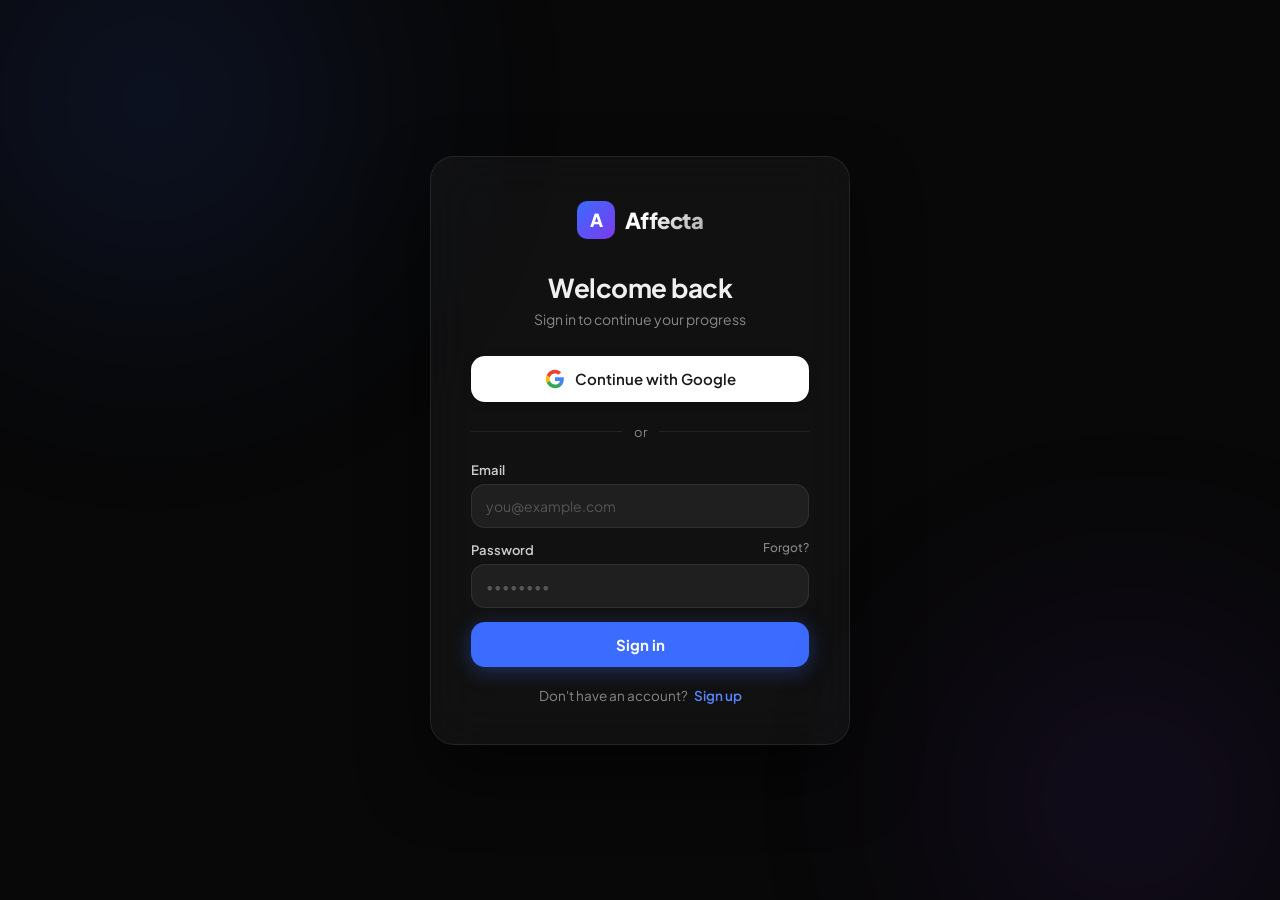
<file: templates/auth.html>
<!DOCTYPE html>
<html lang="en">
<head>
  <meta charset="UTF-8" />
  <meta name="viewport" content="width=device-width, initial-scale=1.0" />
  <title>Affecta — Sign In</title>
  <link rel="preconnect" href="https://fonts.googleapis.com" />
  <link rel="preconnect" href="https://fonts.gstatic.com" crossorigin />
  <link href="https://fonts.googleapis.com/css2?family=Plus+Jakarta+Sans:wght@300;400;500;600;700;800&display=swap" rel="stylesheet" />
  <style>
    *, *::before, *::after { box-sizing: border-box; margin: 0; padding: 0; }

    :root {
      --bg:        #080808;
      --surface:   #111111;
      --border:    rgba(255,255,255,.08);
      --border-hi: rgba(255,255,255,.18);
      --text:      #f0f0f0;
      --muted:     #888;
      --accent:    #3b6bff;
      --accent-h:  #5a84ff;
      --danger:    #ff4f4f;
      --radius:    14px;
    }

    body {
      background: var(--bg);
      color: var(--text);
      font-family: 'Plus Jakarta Sans', sans-serif;
      min-height: 100vh;
      display: flex;
      align-items: center;
      justify-content: center;
      padding: 24px;
      position: relative;
      overflow: hidden;
    }

    /* ambient blobs */
    body::before, body::after {
      content: '';
      position: fixed;
      border-radius: 50%;
      filter: blur(120px);
      opacity: .18;
      pointer-events: none;
    }
    body::before {
      width: 600px; height: 600px;
      background: radial-gradient(circle, #3b6bff 0%, transparent 70%);
      top: -200px; left: -150px;
    }
    body::after {
      width: 500px; height: 500px;
      background: radial-gradient(circle, #7c3aed 0%, transparent 70%);
      bottom: -150px; right: -100px;
    }

    /* ── card ── */
    .card {
      position: relative;
      width: 100%;
      max-width: 420px;
      background: rgba(255,255,255,.04);
      border: 1px solid var(--border);
      border-radius: 24px;
      padding: 44px 40px 40px;
      backdrop-filter: blur(24px);
      -webkit-backdrop-filter: blur(24px);
      box-shadow: 0 32px 64px rgba(0,0,0,.5);
    }

    /* ── logo ── */
    .logo {
      display: flex;
      align-items: center;
      justify-content: center;
      gap: 10px;
      margin-bottom: 32px;
    }
    .logo-mark {
      width: 38px; height: 38px;
      background: linear-gradient(135deg, #3b6bff 0%, #7c3aed 100%);
      border-radius: 10px;
      display: flex; align-items: center; justify-content: center;
      font-size: 18px; font-weight: 800; letter-spacing: -1px; color: #fff;
      flex-shrink: 0;
    }
    .logo-name {
      font-size: 22px; font-weight: 800;
      letter-spacing: -.5px;
      background: linear-gradient(135deg, #fff 30%, #aaa 100%);
      -webkit-background-clip: text;
      -webkit-text-fill-color: transparent;
    }

    /* ── headings ── */
    .card-title {
      font-size: 26px; font-weight: 700;
      letter-spacing: -.5px; text-align: center;
      margin-bottom: 6px;
    }
    .card-sub {
      font-size: 14px; color: var(--muted);
      text-align: center; margin-bottom: 28px;
    }

    /* ── google btn ── */
    .btn-google {
      display: flex; align-items: center; justify-content: center; gap: 10px;
      width: 100%; padding: 13px 20px;
      background: #fff;
      color: #1a1a1a;
      border: none; border-radius: var(--radius);
      font-family: inherit; font-size: 15px; font-weight: 600;
      cursor: pointer;
      transition: background .18s, box-shadow .18s, transform .12s;
      box-shadow: 0 2px 8px rgba(0,0,0,.25);
    }
    .btn-google:hover  { background: #f2f2f2; box-shadow: 0 4px 16px rgba(0,0,0,.35); transform: translateY(-1px); }
    .btn-google:active { transform: translateY(0); }
    .btn-google svg    { width: 20px; height: 20px; flex-shrink: 0; }

    /* ── divider ── */
    .divider {
      display: flex; align-items: center; gap: 12px;
      margin: 22px 0; color: var(--muted); font-size: 13px;
    }
    .divider::before, .divider::after {
      content: ''; flex: 1;
      height: 1px; background: var(--border);
    }

    /* ── form ── */
    .form-group { margin-bottom: 14px; }
    label {
      display: block; font-size: 13px; font-weight: 600;
      color: #ccc; margin-bottom: 6px;
    }
    input[type="email"], input[type="password"], input[type="text"] {
      width: 100%; padding: 12px 14px;
      background: rgba(255,255,255,.06);
      border: 1px solid var(--border);
      border-radius: var(--radius);
      color: var(--text); font-family: inherit; font-size: 14px;
      outline: none; transition: border-color .18s, background .18s;
    }
    input:focus {
      border-color: var(--accent);
      background: rgba(59,107,255,.08);
    }
    input::placeholder { color: #555; }

    /* ── name row (signup only) ── */
    .name-row { display: flex; gap: 10px; }
    .name-row .form-group { flex: 1; }

    /* ── primary btn ── */
    .btn-primary {
      display: flex; align-items: center; justify-content: center;
      width: 100%; padding: 13px 20px;
      background: var(--accent);
      color: #fff;
      border: none; border-radius: var(--radius);
      font-family: inherit; font-size: 15px; font-weight: 700;
      cursor: pointer;
      transition: background .18s, transform .12s, box-shadow .18s;
      box-shadow: 0 4px 20px rgba(59,107,255,.35);
      margin-top: 6px;
    }
    .btn-primary:hover  { background: var(--accent-h); transform: translateY(-1px); box-shadow: 0 6px 28px rgba(59,107,255,.5); }
    .btn-primary:active { transform: translateY(0); }
    .btn-primary:disabled { opacity: .5; cursor: not-allowed; transform: none; }

    /* ── spinner inside btn ── */
    .spinner {
      display: none;
      width: 18px; height: 18px; margin-right: 8px;
      border: 2px solid rgba(255,255,255,.3);
      border-top-color: #fff;
      border-radius: 50%;
      animation: spin .7s linear infinite;
    }
    @keyframes spin { to { transform: rotate(360deg); } }

    /* ── toggle link ── */
    .toggle-line {
      text-align: center; margin-top: 20px;
      font-size: 13.5px; color: var(--muted);
    }
    .toggle-link {
      color: var(--accent-h); font-weight: 600; cursor: pointer;
      text-decoration: none; margin-left: 4px;
    }
    .toggle-link:hover { text-decoration: underline; }

    /* ── error banner ── */
    .error-banner {
      display: none;
      align-items: center; gap: 10px;
      background: rgba(255,79,79,.1);
      border: 1px solid rgba(255,79,79,.3);
      border-radius: 10px;
      padding: 10px 14px; margin-bottom: 16px;
      font-size: 13px; color: #ff7070;
    }
    .error-banner.show { display: flex; }
    .error-banner svg { flex-shrink: 0; }

    /* ── panels ── */
    #panel-signup { display: none; }

    /* ── forgot ── */
    .forgot {
      float: right; font-size: 12px; color: var(--muted);
      text-decoration: none; font-weight: 500; margin-top: -2px;
    }
    .forgot:hover { color: var(--accent-h); }
  </style>
</head>
<body>

<div class="card">

  <!-- logo -->
  <div class="logo">
    <div class="logo-mark">A</div>
    <span class="logo-name">Affecta</span>
  </div>

  <!-- error banner (shared) -->
  <div class="error-banner" id="errorBanner">
    <svg width="16" height="16" viewBox="0 0 16 16" fill="none">
      <circle cx="8" cy="8" r="7" stroke="#ff7070" stroke-width="1.5"/>
      <path d="M8 4.5v4M8 10.5v1" stroke="#ff7070" stroke-width="1.5" stroke-linecap="round"/>
    </svg>
    <span id="errorText"></span>
  </div>

  <!-- ── SIGN IN panel ── -->
  <div id="panel-signin">
    <div class="card-title">Welcome back</div>
    <div class="card-sub">Sign in to continue your progress</div>

    <button class="btn-google" id="btnGoogle" onclick="signInGoogle()">
      <svg viewBox="0 0 24 24" xmlns="http://www.w3.org/2000/svg">
        <path d="M22.56 12.25c0-.78-.07-1.53-.2-2.25H12v4.26h5.92c-.26 1.37-1.04 2.53-2.21 3.31v2.77h3.57c2.08-1.92 3.28-4.74 3.28-8.09z" fill="#4285F4"/>
        <path d="M12 23c2.97 0 5.46-.98 7.28-2.66l-3.57-2.77c-.98.66-2.23 1.06-3.71 1.06-2.86 0-5.29-1.93-6.16-4.53H2.18v2.84C3.99 20.53 7.7 23 12 23z" fill="#34A853"/>
        <path d="M5.84 14.09c-.22-.66-.35-1.36-.35-2.09s.13-1.43.35-2.09V7.07H2.18C1.43 8.55 1 10.22 1 12s.43 3.45 1.18 4.93l3.66-2.84z" fill="#FBBC05"/>
        <path d="M12 5.38c1.62 0 3.06.56 4.21 1.64l3.15-3.15C17.45 2.09 14.97 1 12 1 7.7 1 3.99 3.47 2.18 7.07l3.66 2.84c.87-2.6 3.3-4.53 6.16-4.53z" fill="#EA4335"/>
      </svg>
      Continue with Google
    </button>

    <div class="divider">or</div>

    <form id="signinForm" onsubmit="submitSignin(event)">
      <div class="form-group">
        <label for="siEmail">Email</label>
        <input type="email" id="siEmail" placeholder="you@example.com" required autocomplete="email" />
      </div>
      <div class="form-group">
        <label for="siPassword">
          Password
          <a href="#" class="forgot" onclick="forgotPassword(event)">Forgot?</a>
        </label>
        <input type="password" id="siPassword" placeholder="••••••••" required autocomplete="current-password" />
      </div>
      <button type="submit" class="btn-primary" id="btnSignin">
        <span class="spinner" id="siSpinner"></span>
        Sign in
      </button>
    </form>

    <div class="toggle-line">
      Don't have an account?
      <a class="toggle-link" onclick="showPanel('signup')">Sign up</a>
    </div>
  </div>

  <!-- ── SIGN UP panel ── -->
  <div id="panel-signup">
    <div class="card-title">Create account</div>
    <div class="card-sub">Start tracking your communication growth</div>

    <button class="btn-google" onclick="signInGoogle()">
      <svg viewBox="0 0 24 24" xmlns="http://www.w3.org/2000/svg">
        <path d="M22.56 12.25c0-.78-.07-1.53-.2-2.25H12v4.26h5.92c-.26 1.37-1.04 2.53-2.21 3.31v2.77h3.57c2.08-1.92 3.28-4.74 3.28-8.09z" fill="#4285F4"/>
        <path d="M12 23c2.97 0 5.46-.98 7.28-2.66l-3.57-2.77c-.98.66-2.23 1.06-3.71 1.06-2.86 0-5.29-1.93-6.16-4.53H2.18v2.84C3.99 20.53 7.7 23 12 23z" fill="#34A853"/>
        <path d="M5.84 14.09c-.22-.66-.35-1.36-.35-2.09s.13-1.43.35-2.09V7.07H2.18C1.43 8.55 1 10.22 1 12s.43 3.45 1.18 4.93l3.66-2.84z" fill="#FBBC05"/>
        <path d="M12 5.38c1.62 0 3.06.56 4.21 1.64l3.15-3.15C17.45 2.09 14.97 1 12 1 7.7 1 3.99 3.47 2.18 7.07l3.66 2.84c.87-2.6 3.3-4.53 6.16-4.53z" fill="#EA4335"/>
      </svg>
      Continue with Google
    </button>

    <div class="divider">or</div>

    <form id="signupForm" onsubmit="submitSignup(event)">
      <div class="name-row">
        <div class="form-group">
          <label for="suFirst">First name</label>
          <input type="text" id="suFirst" placeholder="Alex" required autocomplete="given-name" />
        </div>
        <div class="form-group">
          <label for="suLast">Last name</label>
          <input type="text" id="suLast" placeholder="Kim" autocomplete="family-name" />
        </div>
      </div>
      <div class="form-group">
        <label for="suEmail">Email</label>
        <input type="email" id="suEmail" placeholder="you@example.com" required autocomplete="email" />
      </div>
      <div class="form-group">
        <label for="suPassword">Password</label>
        <input type="password" id="suPassword" placeholder="8+ characters" required autocomplete="new-password" minlength="8" />
      </div>
      <button type="submit" class="btn-primary" id="btnSignup">
        <span class="spinner" id="suSpinner"></span>
        Create account
      </button>
    </form>

    <div class="toggle-line">
      Already have an account?
      <a class="toggle-link" onclick="showPanel('signin')">Sign in</a>
    </div>
  </div>

</div><!-- /card -->

<script>
  // ── panel toggle ──────────────────────────────────────────────
  function showPanel(which) {
    document.getElementById('panel-signin').style.display = which === 'signin' ? 'block' : 'none';
    document.getElementById('panel-signup').style.display = which === 'signup' ? 'block' : 'none';
    hideError();
  }

  // ── error helpers ─────────────────────────────────────────────
  function showError(msg) {
    const el = document.getElementById('errorBanner');
    document.getElementById('errorText').textContent = msg;
    el.classList.add('show');
  }
  function hideError() {
    document.getElementById('errorBanner').classList.remove('show');
  }

  // ── loading state ─────────────────────────────────────────────
  function setLoading(btnId, spinnerId, loading) {
    const btn = document.getElementById(btnId);
    const sp  = document.getElementById(spinnerId);
    btn.disabled = loading;
    sp.style.display = loading ? 'inline-block' : 'none';
  }

  // ── Google OAuth ──────────────────────────────────────────────
  function signInGoogle() {
    hideError();
    window.location.href = '/auth/google';
  }

  // ── Sign In ───────────────────────────────────────────────────
  async function submitSignin(e) {
    e.preventDefault();
    hideError();
    const email    = document.getElementById('siEmail').value.trim();
    const password = document.getElementById('siPassword').value;

    setLoading('btnSignin', 'siSpinner', true);
    try {
      const res  = await fetch('/auth/login', {
        method: 'POST',
        headers: { 'Content-Type': 'application/json' },
        body: JSON.stringify({ email, password })
      });
      const data = await res.json();
      if (!res.ok || !data.ok) throw new Error(data.error || 'Sign in failed');
      window.location.href = '/coach';
    } catch (err) {
      showError(err.message);
      setLoading('btnSignin', 'siSpinner', false);
    }
  }

  // ── Sign Up ───────────────────────────────────────────────────
  async function submitSignup(e) {
    e.preventDefault();
    hideError();
    const firstName = document.getElementById('suFirst').value.trim();
    const lastName  = document.getElementById('suLast').value.trim();
    const email     = document.getElementById('suEmail').value.trim();
    const password  = document.getElementById('suPassword').value;

    if (password.length < 8) { showError('Password must be at least 8 characters.'); return; }

    setLoading('btnSignup', 'suSpinner', true);
    try {
      const res  = await fetch('/auth/signup', {
        method: 'POST',
        headers: { 'Content-Type': 'application/json' },
        body: JSON.stringify({ email, password, name: `${firstName} ${lastName}`.trim() })
      });
      const data = await res.json();
      if (!res.ok || !data.ok) throw new Error(data.error || 'Sign up failed');
      // Show confirmation or redirect
      if (data.confirm_email) {
        showConfirmMessage(email);
      } else {
        window.location.href = '/coach';
      }
    } catch (err) {
      showError(err.message);
      setLoading('btnSignup', 'suSpinner', false);
    }
  }

  function showConfirmMessage(email) {
    const card = document.querySelector('.card');
    card.innerHTML = `
      <div class="logo">
        <div class="logo-mark">A</div>
        <span class="logo-name">Affecta</span>
      </div>
      <div style="text-align:center;padding:20px 0 10px">
        <svg width="56" height="56" viewBox="0 0 56 56" fill="none" style="margin-bottom:18px">
          <circle cx="28" cy="28" r="28" fill="rgba(59,107,255,.12)"/>
          <path d="M16 28l8 8 16-16" stroke="#3b6bff" stroke-width="2.5" stroke-linecap="round" stroke-linejoin="round"/>
        </svg>
        <div class="card-title" style="margin-bottom:10px">Check your inbox</div>
        <div class="card-sub" style="margin-bottom:0">
          We sent a confirmation link to<br>
          <strong style="color:#ccc">${email}</strong>.<br><br>
          Click the link to activate your account.
        </div>
      </div>
      <div class="toggle-line" style="margin-top:28px">
        Back to <a class="toggle-link" href="/auth">Sign in</a>
      </div>
    `;
  }

  // ── Forgot password ───────────────────────────────────────────
  function forgotPassword(e) {
    e.preventDefault();
    const email = document.getElementById('siEmail').value.trim();
    if (!email) { showError('Enter your email first, then click Forgot.'); return; }
    fetch('/auth/forgot', {
      method: 'POST',
      headers: { 'Content-Type': 'application/json' },
      body: JSON.stringify({ email })
    }).then(() => {
      showError('If that email exists, a reset link has been sent.');
      document.getElementById('errorBanner').style.borderColor = 'rgba(59,107,255,.4)';
      document.getElementById('errorBanner').style.background  = 'rgba(59,107,255,.08)';
      document.getElementById('errorBanner').style.color       = '#7a9fff';
    });
  }

  // ── redirect if already logged in (check on load) ─────────────
  // (server already handles this via require_auth redirect, but
  //  we also prevent the flash of the auth page)
</script>
</body>
</html>
</file>
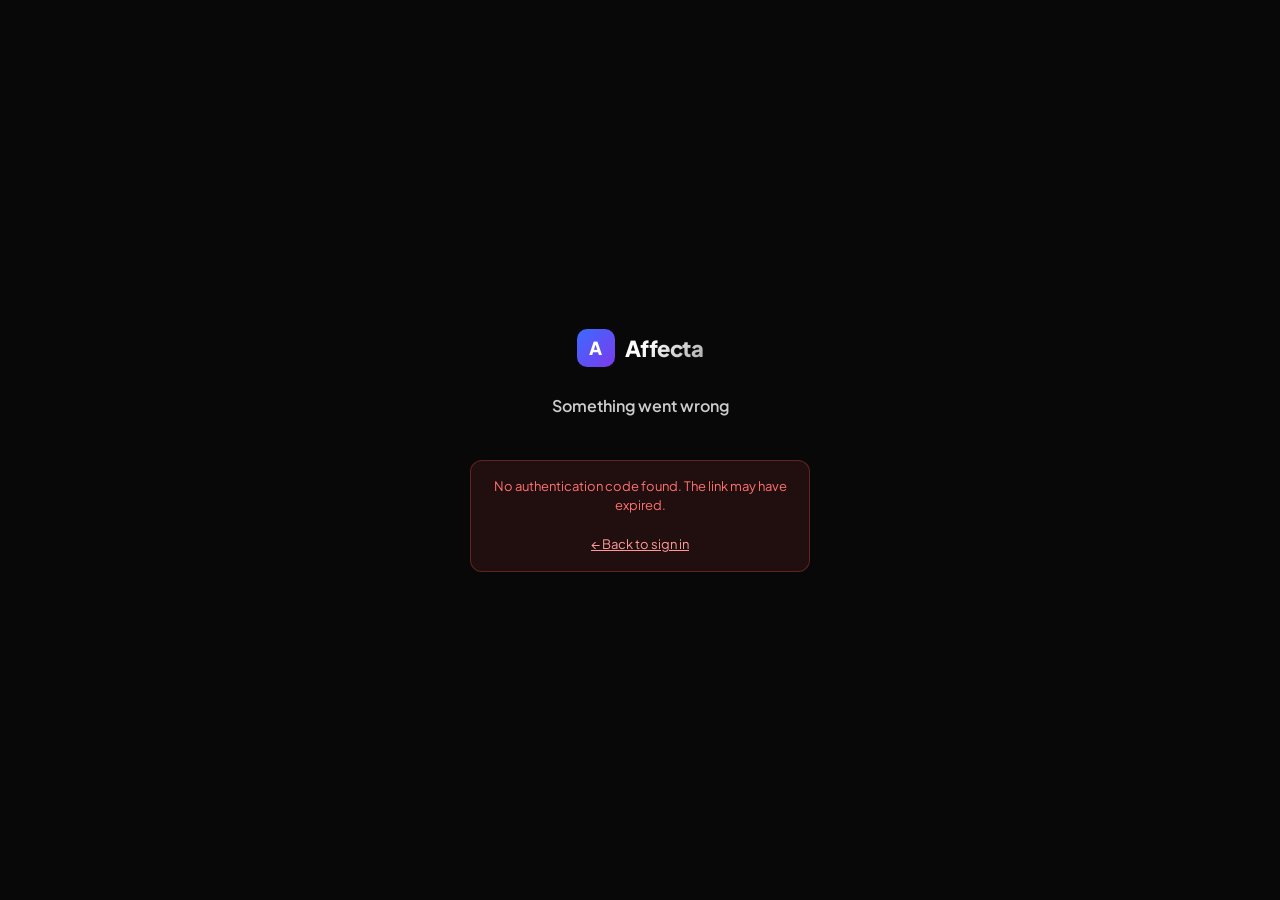
<file: templates/auth_callback.html>
<!DOCTYPE html>
<html lang="en">
<head>
  <meta charset="UTF-8" />
  <meta name="viewport" content="width=device-width, initial-scale=1.0" />
  <title>Affecta — Signing in…</title>
  <link rel="preconnect" href="https://fonts.googleapis.com" />
  <link href="https://fonts.googleapis.com/css2?family=Plus+Jakarta+Sans:wght@400;600;700&display=swap" rel="stylesheet" />
  <style>
    *, *::before, *::after { box-sizing: border-box; margin: 0; padding: 0; }
    body {
      background: #080808;
      color: #f0f0f0;
      font-family: 'Plus Jakarta Sans', sans-serif;
      min-height: 100vh;
      display: flex; align-items: center; justify-content: center;
      flex-direction: column; gap: 20px;
      text-align: center; padding: 24px;
    }
    .logo {
      display: flex; align-items: center; gap: 10px;
      margin-bottom: 8px;
    }
    .logo-mark {
      width: 38px; height: 38px;
      background: linear-gradient(135deg, #3b6bff 0%, #7c3aed 100%);
      border-radius: 10px;
      display: flex; align-items: center; justify-content: center;
      font-size: 18px; font-weight: 800; color: #fff;
    }
    .logo-name {
      font-size: 22px; font-weight: 800; letter-spacing: -.5px;
      background: linear-gradient(135deg, #fff 30%, #aaa 100%);
      -webkit-background-clip: text; -webkit-text-fill-color: transparent;
    }
    .ring {
      width: 52px; height: 52px;
      border: 3px solid rgba(255,255,255,.08);
      border-top-color: #3b6bff;
      border-radius: 50%;
      animation: spin .8s linear infinite;
    }
    @keyframes spin { to { transform: rotate(360deg); } }
    .status { font-size: 16px; font-weight: 600; color: #ccc; }
    .sub    { font-size: 13px; color: #666; margin-top: 4px; }
    .err-box {
      display: none;
      background: rgba(255,79,79,.1);
      border: 1px solid rgba(255,79,79,.3);
      border-radius: 12px;
      padding: 16px 20px; max-width: 340px;
      font-size: 13px; color: #ff7070; line-height: 1.5;
    }
    .err-box a { color: #ff9a9a; }
  </style>
</head>
<body>

  <div class="logo">
    <div class="logo-mark">A</div>
    <span class="logo-name">Affecta</span>
  </div>

  <div class="ring" id="ring"></div>
  <div class="status" id="status">Completing sign-in…</div>
  <div class="sub"   id="sub">Please wait a moment</div>
  <div class="err-box" id="errBox"></div>

  <script>
    function setStatus(msg, sub) {
      document.getElementById('status').textContent = msg;
      if (sub !== undefined) document.getElementById('sub').textContent = sub || '';
    }

    function showError(msg) {
      document.getElementById('ring').style.display   = 'none';
      document.getElementById('errBox').style.display = 'block';
      document.getElementById('errBox').innerHTML = msg + '<br><br><a href="/auth">← Back to sign in</a>';
      setStatus('Something went wrong', '');
    }

    async function handleCallback() {
      // Supabase PKCE flow: code arrives as ?code= query param
      const code = new URLSearchParams(window.location.search).get('code');

      if (!code) {
        // Implicit flow fallback: tokens in URL hash fragment
        const hash   = window.location.hash.slice(1);
        const params = new URLSearchParams(hash);
        const error  = params.get('error');
        if (error) {
          showError('Authentication error: <strong>' + error + '</strong><br>' + (params.get('error_description') || ''));
          return;
        }
        const access_token  = params.get('access_token');
        const refresh_token = params.get('refresh_token');
        if (access_token) {
          setStatus('Verifying credentials…', '');
          try {
            const res  = await fetch('/auth/session', {
              method: 'POST',
              headers: { 'Content-Type': 'application/json' },
              body: JSON.stringify({ access_token, refresh_token })
            });
            const data = await res.json();
            if (!res.ok || !data.ok) throw new Error(data.error || 'Session error');
            setStatus('Signed in!', 'Redirecting…');
            setTimeout(() => { window.location.href = '/coach'; }, 400);
          } catch (err) { showError(err.message); }
          return;
        }
        showError('No authentication code found. The link may have expired.');
        return;
      }

      // Exchange code → session on the server
      setStatus('Exchanging auth code…', '');
      try {
        const res  = await fetch('/auth/exchange', {
          method: 'POST',
          headers: { 'Content-Type': 'application/json' },
          body: JSON.stringify({ code })
        });
        const data = await res.json();
        if (!res.ok || !data.ok) throw new Error(data.error || 'Exchange failed');
        setStatus('Signed in!', 'Redirecting to dashboard…');
        setTimeout(() => { window.location.href = data.redirect || '/coach'; }, 400);
      } catch (err) {
        showError(err.message);
      }
    }

    handleCallback();
  </script>
</body>
</html>
</file>
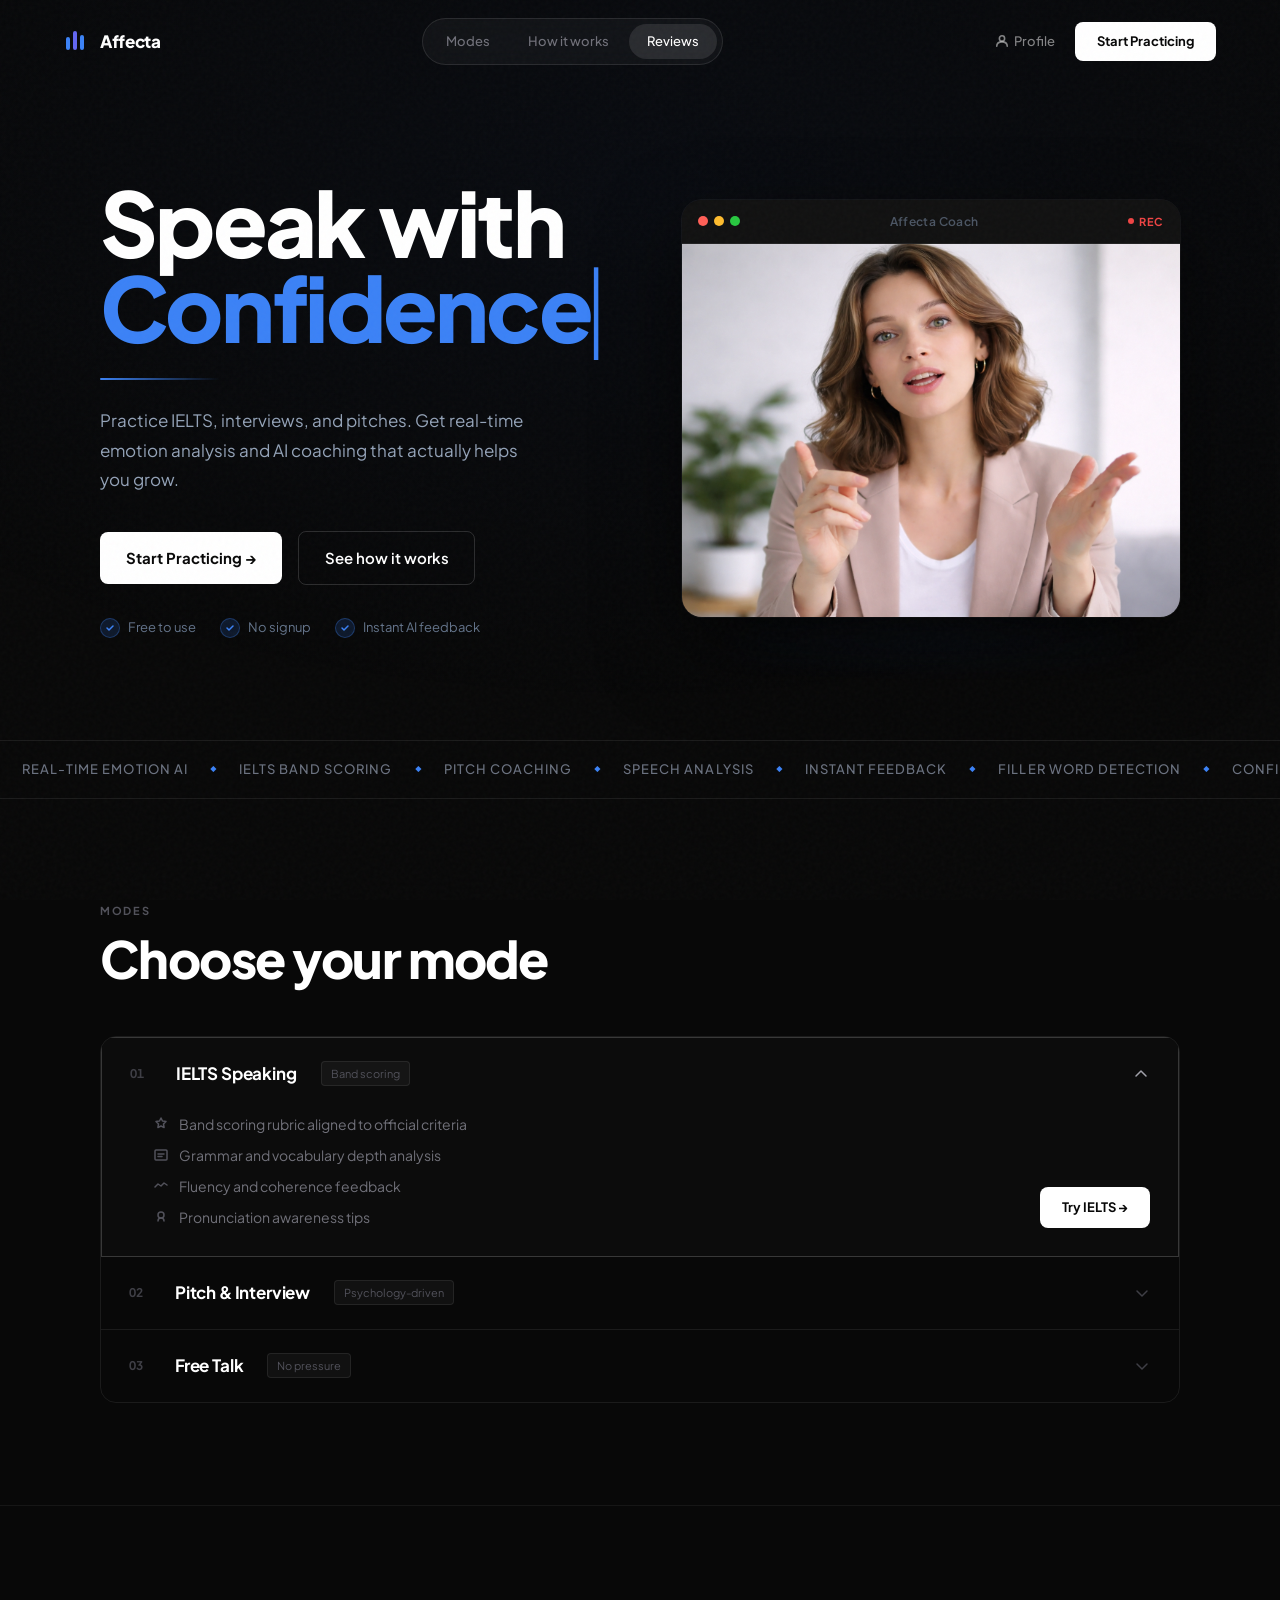
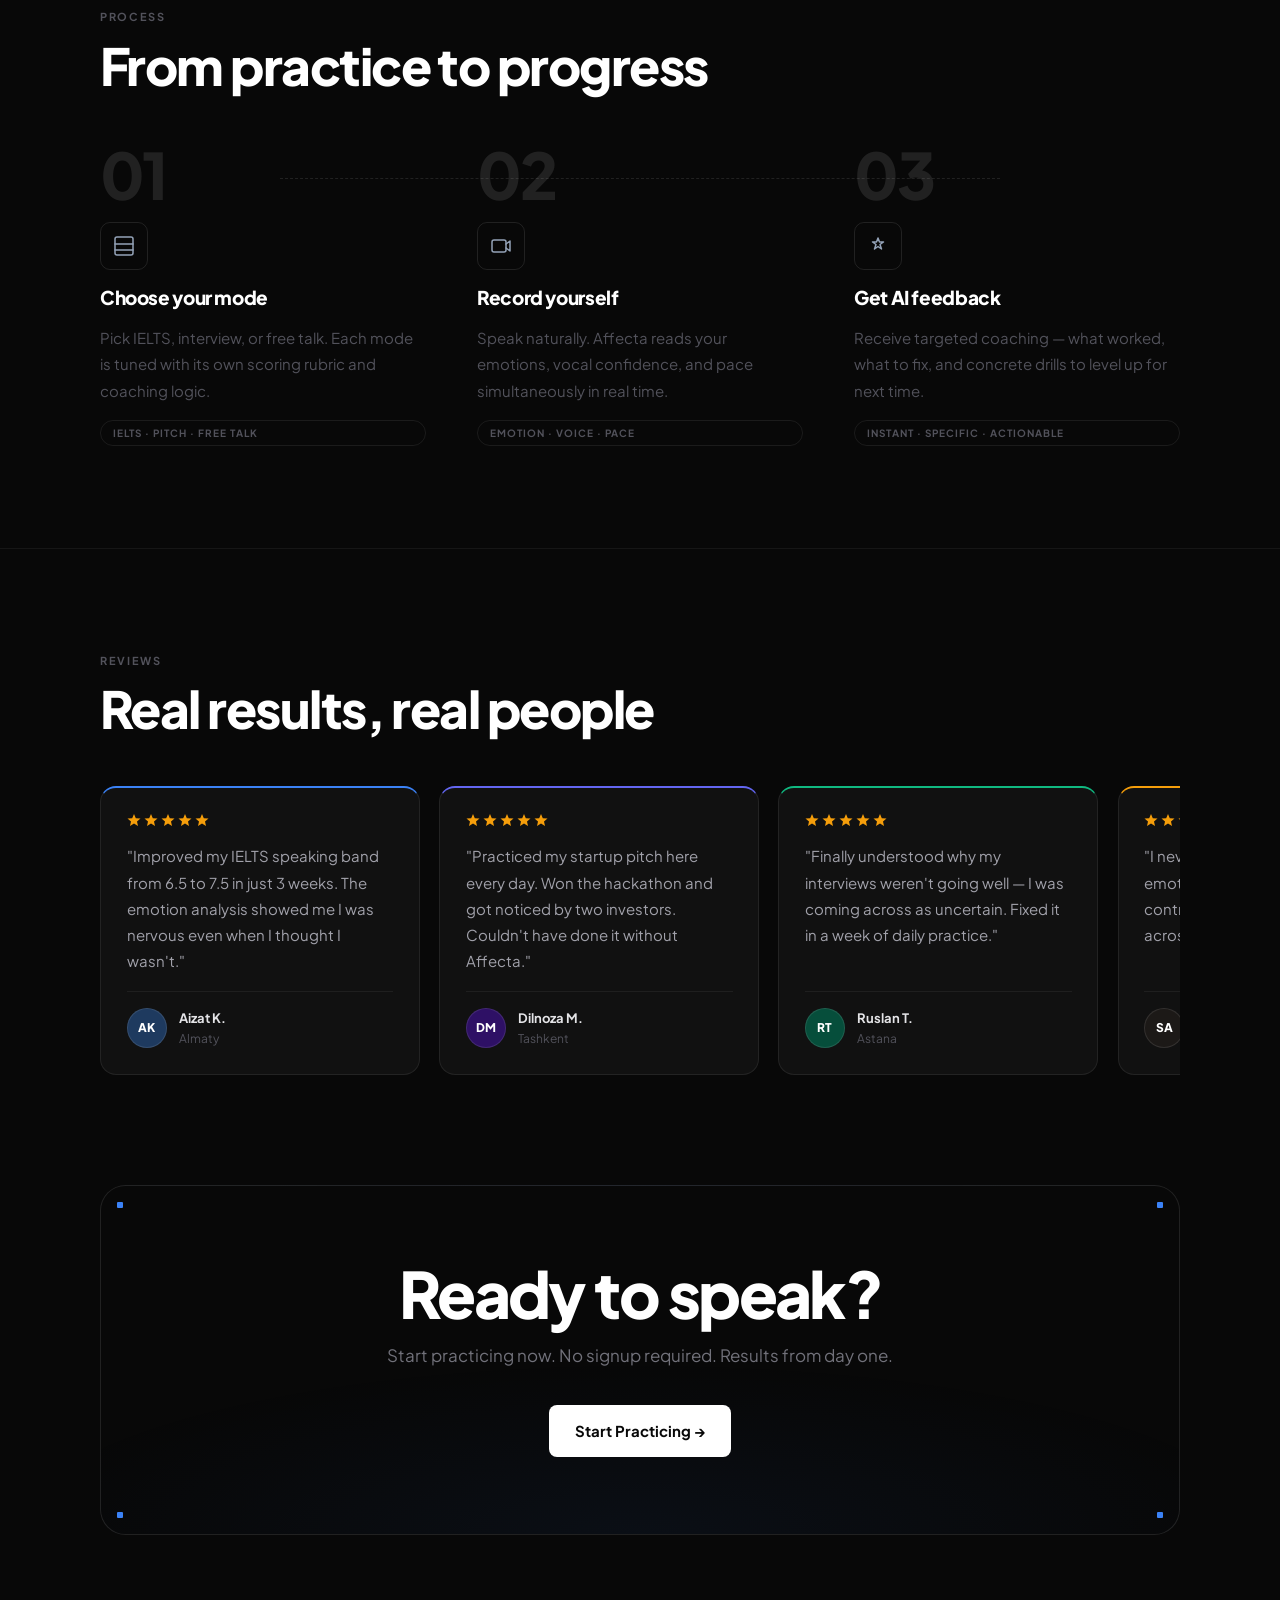
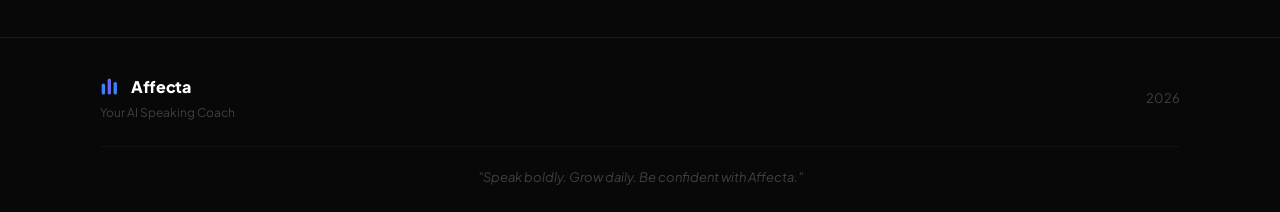
<file: templates/landing.html>
<!DOCTYPE html>
<html lang="en">
<head>
<meta charset="UTF-8">
<meta name="viewport" content="width=device-width, initial-scale=1.0">
<title>Affecta — AI Speaking Coach</title>
<link rel="preconnect" href="https://fonts.googleapis.com">
<link rel="preconnect" href="https://fonts.gstatic.com" crossorigin>
<link href="https://fonts.googleapis.com/css2?family=Plus+Jakarta+Sans:ital,wght@0,400;0,500;0,600;0,700;0,800;0,900;1,400&display=swap" rel="stylesheet">
<link rel="stylesheet" href="https://unpkg.com/aos@2.3.4/dist/aos.css">
<style>
*,*::before,*::after{box-sizing:border-box;margin:0;padding:0}
html{scroll-behavior:smooth}
body{font-family:'Plus Jakarta Sans',-apple-system,sans-serif;background:#080808;color:#fff;line-height:1.6;overflow-x:hidden}
a{text-decoration:none;color:inherit}

/* Grain */
body::before{content:'';position:fixed;inset:0;pointer-events:none;z-index:9999;
  background-image:url("data:image/svg+xml,%3Csvg viewBox='0 0 256 256' xmlns='http://www.w3.org/2000/svg'%3E%3Cfilter id='noise'%3E%3CfeTurbulence type='fractalNoise' baseFrequency='0.9' numOctaves='4' stitchTiles='stitch'/%3E%3C/filter%3E%3Crect width='100%25' height='100%25' filter='url(%23noise)'/%3E%3C/svg%3E");
  opacity:0.028}

/* Center glow */
body::after{content:'';position:fixed;inset:0;pointer-events:none;z-index:0;
  background:radial-gradient(ellipse 80% 60% at 50% 20%,rgba(37,99,235,0.04) 0%,transparent 100%)}

.container{width:100%;max-width:1160px;margin:0 auto;padding:0 clamp(20px,4vw,40px);position:relative;z-index:1}

/* ── NAVBAR ─────────────────────────────────────────────────────────────── */
.navbar{position:fixed;top:0;left:0;right:0;z-index:100;padding:18px 5%;
  display:flex;align-items:center;justify-content:space-between;
  border-bottom:1px solid transparent;
  transition:background 0.35s cubic-bezier(0.4,0,0.2,1),border-color 0.35s cubic-bezier(0.4,0,0.2,1)}
.navbar.scrolled{background:rgba(8,8,8,0.85);backdrop-filter:blur(20px);-webkit-backdrop-filter:blur(20px);border-bottom-color:rgba(255,255,255,0.08)}

.nav-logo{display:flex;align-items:center;gap:10px;font-size:17px;font-weight:800;color:#fff;letter-spacing:-0.02em;flex-shrink:0}

.nav-pill{display:flex;align-items:center;background:rgba(255,255,255,0.04);border:1px solid rgba(255,255,255,0.1);
  border-radius:100px;padding:5px;backdrop-filter:blur(8px);gap:2px}
.nav-pill a{padding:7px 18px;font-size:13px;font-weight:500;color:#71717a;border-radius:100px;
  transition:color 0.35s cubic-bezier(0.4,0,0.2,1),background 0.35s cubic-bezier(0.4,0,0.2,1)}
@media(hover:hover){.nav-pill a:hover{color:#fff;background:rgba(255,255,255,0.07)}}

.nav-cta{padding:9px 22px;background:#fff;color:#080808;font-size:13px;font-weight:700;border-radius:8px;
  transition:transform 0.35s cubic-bezier(0.4,0,0.2,1),opacity 0.35s cubic-bezier(0.4,0,0.2,1);flex-shrink:0}
@media(hover:hover){.nav-cta:hover{transform:scale(1.02);opacity:0.9}}

/* ── HERO ───────────────────────────────────────────────────────────────── */
.hero{padding:clamp(120px,14vw,180px) 0 clamp(60px,8vw,120px);position:relative;z-index:1}
.hero-grid{display:grid;grid-template-columns:1fr 1fr;gap:clamp(40px,6vw,80px);align-items:center}

.hero-badge{display:inline-flex;align-items:center;gap:10px;
  border:1px solid rgba(59,130,246,0.3);background:rgba(59,130,246,0.08);
  border-radius:100px;padding:7px 16px 7px 10px;
  font-size:12px;font-weight:600;color:#60a5fa;letter-spacing:0.05em;text-transform:uppercase;
  margin-bottom:clamp(20px,2.5vw,32px)}
.badge-dot{width:7px;height:7px;border-radius:50%;background:#3b82f6;animation:badgepulse 2s ease infinite}
@keyframes badgepulse{0%,100%{opacity:1;transform:scale(1)}50%{opacity:0.5;transform:scale(0.8)}}

.hero-title{font-size:clamp(40px,7vw,96px);font-weight:900;line-height:0.95;letter-spacing:-0.03em;
  color:#fff;margin-bottom:18px}

/* Line 2 wrapper — fixed height prevents cursor from causing layout shift */
.hero-title-line2{
  display:block;
  min-height:1.05em;
  overflow:visible;
  position:relative;
}

.word-cycle{
  display:inline-block;
  position:relative;
  color:#3b82f6;
  /* reserve right space for cursor so it never wraps */
  padding-right:14px;
}

/* Cursor as ::after — absolutely positioned, never affects text flow */
.word-cycle::after{
  content:'|';
  position:absolute;
  right:0;
  top:0;
  color:#3b82f6;
  font-weight:200;
  animation:twblink 0.8s ease infinite;
  pointer-events:none;
}

/* Remove old tw-cursor span style (now handled by ::after) */
.tw-cursor{display:none}

.hero-accent-line{width:120px;height:2px;border-radius:2px;
  background:linear-gradient(90deg,#3b82f6,transparent);margin:20px 0 clamp(16px,2vw,28px)}

.hero-sub{font-size:clamp(14px,1.4vw,17px);color:#94a3b8;max-width:440px;line-height:1.75;margin-bottom:clamp(24px,3vw,36px)}

.hero-actions{display:flex;align-items:center;gap:clamp(10px,1.5vw,16px);flex-wrap:wrap;margin-bottom:clamp(24px,3vw,32px)}

.btn-white{display:inline-flex;align-items:center;
  padding:clamp(10px,1.2vw,14px) clamp(18px,2vw,26px);
  background:#fff;color:#080808;font-size:clamp(13px,1.2vw,15px);font-weight:700;
  border-radius:8px;font-family:inherit;
  transition:transform 0.35s cubic-bezier(0.4,0,0.2,1),opacity 0.35s cubic-bezier(0.4,0,0.2,1)}
@media(hover:hover){.btn-white:hover{transform:translateY(-2px);opacity:0.88}}

.btn-ghost{display:inline-flex;align-items:center;
  padding:clamp(10px,1.2vw,14px) clamp(18px,2vw,26px);
  background:transparent;color:#fff;font-size:clamp(13px,1.2vw,15px);font-weight:600;
  border-radius:8px;border:1px solid rgba(255,255,255,0.15);font-family:inherit;
  transition:border-color 0.35s cubic-bezier(0.4,0,0.2,1),background 0.35s cubic-bezier(0.4,0,0.2,1)}
@media(hover:hover){.btn-ghost:hover{border-color:rgba(255,255,255,0.3);background:rgba(255,255,255,0.04)}}

.hero-checks{display:flex;align-items:center;gap:clamp(14px,2vw,24px);flex-wrap:wrap}
.hero-check{display:flex;align-items:center;gap:8px;font-size:13px;color:#64748b}
.check-circle{width:20px;height:20px;border-radius:50%;background:rgba(59,130,246,0.15);
  border:1px solid rgba(59,130,246,0.3);display:flex;align-items:center;justify-content:center;flex-shrink:0}

/* ── MOCKUP ─────────────────────────────────────────────────────────────── */
.mockup-wrap{position:relative}

/* Cinematic glow beneath card */
.mockup-wrap::after{content:'';position:absolute;bottom:-30px;left:10%;right:10%;height:60px;
  background:radial-gradient(ellipse 80% 40% at 50% 100%,rgba(59,130,246,0.18),transparent);
  filter:blur(20px);pointer-events:none;z-index:0}

.mockup-card{position:relative;z-index:1;background:#111;border-radius:20px;overflow:hidden;
  box-shadow:0 32px 80px rgba(0,0,0,0.6),0 0 0 1px rgba(255,255,255,0.06);
  transform-style:preserve-3d;
  transition:transform 0.3s cubic-bezier(0.4,0,0.2,1)}

.mock-header{display:flex;align-items:center;justify-content:space-between;
  padding:12px 16px;border-bottom:1px solid rgba(255,255,255,0.07);background:#111}
.mock-dots{display:flex;gap:6px;align-items:center}
.mock-dot{width:10px;height:10px;border-radius:50%}
.mock-dot:nth-child(1){background:#ff5f57}
.mock-dot:nth-child(2){background:#febc2e}
.mock-dot:nth-child(3){background:#28c840}
.mock-title{font-size:12px;font-weight:600;color:#4b5563;letter-spacing:0.03em}
.mock-rec{display:flex;align-items:center;gap:5px;font-size:11px;font-weight:700;color:#ef4444;letter-spacing:0.06em}
.mock-rec-dot{width:6px;height:6px;border-radius:50%;background:#ef4444;animation:recdot 1s ease infinite}
@keyframes recdot{0%,100%{opacity:1}50%{opacity:0.2}}

.mock-photo-wrap{position:relative;aspect-ratio:4/3;background:#000;overflow:hidden}
.mock-photo-wrap img{position:absolute;inset:0;width:100%;height:100%;
  object-fit:cover;display:block;border-radius:0;
  transition:opacity 0.6s ease;opacity:0}

/* ── Emotion panel — removed ─────────────────────────────────────────────── */

/* ── MARQUEE ────────────────────────────────────────────────────────────── */
.marquee-section{border-top:1px solid rgba(255,255,255,0.08);border-bottom:1px solid rgba(255,255,255,0.08);
  padding:18px 0;overflow:hidden;position:relative;z-index:1;background:#080808}
.marquee-track{display:flex;width:max-content;animation:marquee 30s linear infinite;white-space:nowrap;align-items:center}
.marquee-track:hover{animation-play-state:paused}
@keyframes marquee{from{transform:translateX(0)}to{transform:translateX(-50%)}}
.marquee-item{font-size:clamp(11px,1.3vw,13px);font-weight:500;color:#6b7280;
  padding:0 22px;letter-spacing:0.08em;text-transform:uppercase;
  transition:color 0.35s cubic-bezier(0.4,0,0.2,1);cursor:default}
@media(hover:hover){.marquee-item:hover{color:#fff}}
.marquee-diamond{color:#3b82f6;font-size:8px;flex-shrink:0}

/* ── SECTIONS SHARED ────────────────────────────────────────────────────── */
.section{padding:clamp(60px,8vw,120px) 0;position:relative;z-index:1}
.sec-eyebrow{font-size:11px;font-weight:700;letter-spacing:0.15em;text-transform:uppercase;
  color:#52525b;margin-bottom:14px}
.sec-title{font-size:clamp(32px,4vw,60px);font-weight:900;line-height:1;
  letter-spacing:-0.03em;color:#fff;margin-bottom:clamp(32px,4vw,52px)}

/* ── MODES ──────────────────────────────────────────────────────────────── */
.modes-list{display:flex;flex-direction:column;gap:0;
  border:1px solid rgba(255,255,255,0.08);border-radius:16px;overflow:hidden}

.mode-item{border-bottom:1px solid rgba(255,255,255,0.08);
  transition:background 0.35s cubic-bezier(0.4,0,0.2,1)}
.mode-item:last-child{border-bottom:none}
.mode-item.open{background:rgba(255,255,255,0.02);border:1px solid rgba(255,255,255,0.18)}
.mode-item.open+.mode-item{border-top:none}

.mode-trigger{display:flex;align-items:center;justify-content:space-between;
  padding:0 28px;height:72px;cursor:pointer;user-select:none;gap:20px}
.mode-left{display:flex;align-items:center;gap:clamp(14px,2vw,24px)}
.mode-num{font-size:12px;font-weight:700;color:#3f3f46;font-variant-numeric:tabular-nums;
  letter-spacing:0.04em;width:22px;flex-shrink:0}
.mode-name{font-size:clamp(15px,1.5vw,17px);font-weight:700;color:#fff;letter-spacing:-0.01em}
.mode-tag{font-size:11px;color:#52525b;background:rgba(255,255,255,0.04);
  border:1px solid rgba(255,255,255,0.08);border-radius:4px;padding:3px 9px;
  display:none}
@media(min-width:640px){.mode-tag{display:block}}

.mode-chevron{color:#3f3f46;flex-shrink:0;transition:transform 0.35s cubic-bezier(0.4,0,0.2,1),color 0.35s cubic-bezier(0.4,0,0.2,1)}
.mode-item.open .mode-chevron{transform:rotate(180deg);color:#a1a1aa}

.mode-body{max-height:0;overflow:hidden;transition:max-height 0.45s cubic-bezier(0,1,0,1)}
.mode-item.open .mode-body{max-height:320px;transition:max-height 0.5s ease}

.mode-body-inner{padding:4px 28px 28px clamp(28px,4vw,72px);
  display:flex;justify-content:space-between;align-items:flex-end;gap:24px}

.mode-features{display:flex;flex-direction:column;gap:10px;list-style:none}
.mode-feat{display:flex;align-items:flex-start;gap:10px;font-size:14px;color:#71717a;line-height:1.5}
.feat-icon{flex-shrink:0;margin-top:2px;color:#52525b}

.mode-cta-btn{display:inline-flex;align-items:center;white-space:nowrap;
  padding:10px 22px;background:#fff;color:#080808;font-size:13px;font-weight:700;
  border-radius:8px;font-family:inherit;flex-shrink:0;
  transition:opacity 0.35s cubic-bezier(0.4,0,0.2,1)}
@media(hover:hover){.mode-cta-btn:hover{opacity:0.85}}

/* ── HOW IT WORKS ───────────────────────────────────────────────────────── */
.howitworks{border-top:1px solid rgba(255,255,255,0.06)}

.hiw-grid{display:grid;grid-template-columns:repeat(3,1fr);gap:clamp(24px,4vw,56px);
  position:relative}
.hiw-grid::before{content:'';position:absolute;top:clamp(24px,3vw,36px);
  left:calc(100%/6);right:calc(100%/6);height:1px;
  border-top:1px dashed rgba(255,255,255,0.1);pointer-events:none}

.hiw-step{display:flex;flex-direction:column;gap:16px}
.hiw-num{font-size:clamp(48px,5vw,72px);font-weight:900;line-height:1;
  letter-spacing:-0.04em;color:rgba(255,255,255,0.1)}
.hiw-icon{width:48px;height:48px;border:1px solid rgba(255,255,255,0.1);border-radius:10px;
  display:flex;align-items:center;justify-content:center;color:#94a3b8}
.hiw-title{font-size:clamp(15px,1.6vw,19px);font-weight:800;color:#fff;letter-spacing:-0.02em;line-height:1.2}
.hiw-desc{font-size:clamp(13px,1.3vw,15px);color:#52525b;line-height:1.75}
.hiw-pill{display:inline-block;font-size:10px;font-weight:700;letter-spacing:0.1em;
  text-transform:uppercase;color:#52525b;border:1px solid rgba(255,255,255,0.08);
  border-radius:100px;padding:4px 12px}

/* ── TESTIMONIALS ───────────────────────────────────────────────────────── */
.testimonials{border-top:1px solid rgba(255,255,255,0.06)}

.reviews-scroll{display:flex;gap:clamp(12px,1.5vw,20px);overflow-x:auto;padding-bottom:8px;
  -webkit-overflow-scrolling:touch;scrollbar-width:none}
.reviews-scroll::-webkit-scrollbar{display:none}

.review-card{flex-shrink:0;width:clamp(260px,35vw,320px);
  padding:clamp(20px,2vw,28px);background:#111;
  border:1px solid rgba(255,255,255,0.08);border-radius:16px;
  display:flex;flex-direction:column;gap:16px}
.review-card.c1{border-top:2px solid #3b82f6}
.review-card.c2{border-top:2px solid #6366f1}
.review-card.c3{border-top:2px solid #10b981}
.review-card.c4{border-top:2px solid #f59e0b}

.review-stars{display:flex;gap:3px}
.review-quote{font-size:clamp(13px,1.3vw,15px);color:#a1a1aa;line-height:1.75;flex:1}
.review-footer{display:flex;align-items:center;gap:12px;
  padding-top:16px;border-top:1px solid rgba(255,255,255,0.06)}
.review-avatar{width:40px;height:40px;border-radius:50%;display:flex;align-items:center;justify-content:center;
  font-size:12px;font-weight:800;color:#fff;flex-shrink:0;border:1px solid rgba(255,255,255,0.1)}
.review-name{font-size:13px;font-weight:700;color:#e4e4e7}
.review-city{font-size:12px;color:#52525b;margin-top:1px}

/* ── CTA ────────────────────────────────────────────────────────────────── */
.cta-section{padding:0 0 clamp(60px,8vw,120px)}

.cta-box{position:relative;border:1px solid rgba(255,255,255,0.1);
  border-radius:clamp(16px,2vw,28px);padding:clamp(48px,6vw,80px);text-align:center;
  background:radial-gradient(ellipse 60% 50% at 50% 100%,rgba(59,130,246,0.06) 0%,transparent 100%);
  overflow:hidden}

.cta-corner{position:absolute;width:6px;height:6px;background:#3b82f6;border-radius:1px}
.cta-corner.tl{top:16px;left:16px}
.cta-corner.tr{top:16px;right:16px}
.cta-corner.bl{bottom:16px;left:16px}
.cta-corner.br{bottom:16px;right:16px}

.cta-title{font-size:clamp(36px,5vw,72px);font-weight:900;line-height:0.95;
  letter-spacing:-0.04em;color:#fff;margin-bottom:18px}
.cta-sub{font-size:clamp(14px,1.4vw,17px);color:#71717a;margin-bottom:clamp(24px,3vw,36px)}

/* ── FOOTER ─────────────────────────────────────────────────────────────── */
footer{border-top:1px solid rgba(255,255,255,0.08);position:relative;z-index:1;padding:clamp(24px,3vw,36px) 0 clamp(16px,2vw,24px)}
.footer-main{display:flex;align-items:center;justify-content:space-between;gap:20px;margin-bottom:clamp(16px,2vw,24px)}
.footer-logo{display:flex;align-items:center;gap:9px;font-size:16px;font-weight:800;color:#fff;letter-spacing:-0.02em}
.footer-brand-tag{font-size:12px;color:#3f3f46;margin-top:3px}
.footer-year{font-size:13px;color:#3f3f46}
.footer-motto{text-align:center;font-style:italic;font-size:13px;color:#3f3f46;
  padding-top:clamp(14px,2vw,20px);border-top:1px solid rgba(255,255,255,0.04)}

/* ── HERO ENTRANCE ANIMATION ────────────────────────────────────────────── */
.hero-anim{opacity:0;transform:translateY(24px)}
.hero-anim.animate-in{opacity:1;transform:translateY(0);
  transition:opacity 0.7s cubic-bezier(0.4,0,0.2,1),transform 0.7s cubic-bezier(0.4,0,0.2,1)}
.mockup-anim{opacity:0;transform:translateY(32px) scale(0.97)}
.mockup-anim.animate-in{opacity:1;transform:translateY(0) scale(1);
  transition:opacity 0.7s cubic-bezier(0.4,0,0.2,1),transform 0.7s cubic-bezier(0.4,0,0.2,1)}

/* ── TYPEWRITER CURSOR ───────────────────────────────────────────────────── */
.tw-cursor{color:#3b82f6;font-weight:200;margin-left:1px;
  animation:twblink 0.8s ease infinite}
@keyframes twblink{0%,49%{opacity:1}50%,100%{opacity:0}}

/* ── NAVBAR ACTIVE LINK ──────────────────────────────────────────────────── */
.nav-pill a.nav-active{background:rgba(255,255,255,0.1);color:#fff}

/* ── MODE CARD HOVER GLOW ────────────────────────────────────────────────── */
.mode-item{transition:background 0.35s cubic-bezier(0.4,0,0.2,1),box-shadow 0.35s cubic-bezier(0.4,0,0.2,1)}
@media(hover:hover){
  .modes-list .mode-item:nth-child(1):hover{box-shadow:0 0 0 1px rgba(59,130,246,0.4),0 0 20px rgba(59,130,246,0.08)}
  .modes-list .mode-item:nth-child(2):hover{box-shadow:0 0 0 1px rgba(99,102,241,0.4),0 0 20px rgba(99,102,241,0.08)}
  .modes-list .mode-item:nth-child(3):hover{box-shadow:0 0 0 1px rgba(16,185,129,0.4),0 0 20px rgba(16,185,129,0.08)}
}

/* ── RESPONSIVE ─────────────────────────────────────────────────────────── */
@media(max-width:1024px){
  .hiw-grid{grid-template-columns:1fr 1fr;gap:clamp(20px,3vw,40px)}
  .hiw-grid::before{display:none}
}
@media(max-width:768px){
  .hero-grid{grid-template-columns:1fr}
  .mockup-wrap{order:-1;max-width:460px;margin:0 auto;width:100%}
  .nav-pill{display:none}
  .hiw-grid{grid-template-columns:1fr}
  .hiw-grid::before{display:none}
  .mode-body-inner{flex-direction:column;align-items:flex-start}
}
@media(max-width:480px){
  .hero-actions{flex-direction:column;align-items:flex-start}
  .hero-actions a{width:100%;justify-content:center}
  .cta-box{padding:36px 20px}
  .mode-trigger{padding:0 18px;gap:14px}
  .mode-body-inner{padding-left:18px;padding-right:18px}
}
</style>
</head>
<body>

<!-- ═══════════ NAVBAR ═══════════ -->
<nav class="navbar" id="navbar">
  <div class="nav-logo">
    <svg width="26" height="26" viewBox="0 0 26 26" fill="none">
      <rect x="2" y="9" width="4" height="13" rx="2" fill="#3b82f6"/>
      <rect x="9" y="3" width="4" height="19" rx="2" fill="#6366f1"/>
      <rect x="16" y="7" width="4" height="15" rx="2" fill="#3b82f6"/>
    </svg>
    Affecta
  </div>
  <div class="nav-pill">
    <a href="#modes">Modes</a>
    <a href="#howitworks">How it works</a>
    <a href="#reviews">Reviews</a>
  </div>
  <div style="display:flex;align-items:center;gap:10px">
    <a href="/profile" style="display:flex;align-items:center;gap:5px;font-size:13px;font-weight:500;color:rgba(255,255,255,.5);text-decoration:none;padding:6px 10px;border-radius:8px;transition:color .15s" onmouseover="this.style.color='#fff'" onmouseout="this.style.color='rgba(255,255,255,.5)'">
      <svg width="14" height="14" viewBox="0 0 16 16" fill="none" stroke="currentColor" stroke-width="1.8" stroke-linecap="round" stroke-linejoin="round"><circle cx="8" cy="5" r="3"/><path d="M2 14c0-3.314 2.686-5 6-5s6 1.686 6 5"/></svg>
      Profile
    </a>
    <a href="/coach" class="nav-cta">Start Practicing</a>
  </div>
</nav>


<!-- ═══════════ HERO ═══════════ -->
<section class="hero">
  <div class="container hero-grid">

    <!-- Left -->
    <div>
      <h1 class="hero-title">
        <span class="hero-anim" id="ha-line1" style="display:block">Speak with</span>
        <span class="hero-title-line2">
          <span class="word-cycle hero-anim" id="wordCycle"><span id="twText">Confidence</span></span>
        </span>
      </h1>

      <div class="hero-accent-line"></div>

      <p class="hero-sub hero-anim" id="ha-sub">
        Practice IELTS, interviews, and pitches. Get real-time emotion analysis
        and AI coaching that actually helps you grow.
      </p>

      <div class="hero-actions hero-anim" id="ha-actions">
        <a href="/coach" class="btn-white">Start Practicing →</a>
        <a href="#howitworks" class="btn-ghost">See how it works</a>
      </div>

      <div class="hero-checks hero-anim" id="ha-checks">
        <div class="hero-check">
          <div class="check-circle">
            <svg width="10" height="10" viewBox="0 0 10 10" fill="none" stroke="#3b82f6" stroke-width="1.5" stroke-linecap="round" stroke-linejoin="round"><polyline points="2,5 4,7 8,3"/></svg>
          </div>
          Free to use
        </div>
        <div class="hero-check">
          <div class="check-circle">
            <svg width="10" height="10" viewBox="0 0 10 10" fill="none" stroke="#3b82f6" stroke-width="1.5" stroke-linecap="round" stroke-linejoin="round"><polyline points="2,5 4,7 8,3"/></svg>
          </div>
          No signup
        </div>
        <div class="hero-check">
          <div class="check-circle">
            <svg width="10" height="10" viewBox="0 0 10 10" fill="none" stroke="#3b82f6" stroke-width="1.5" stroke-linecap="round" stroke-linejoin="round"><polyline points="2,5 4,7 8,3"/></svg>
          </div>
          Instant AI feedback
        </div>
      </div>
    </div>

    <!-- Right mockup -->
    <div class="mockup-wrap mockup-anim" id="ha-mockup">
      <div class="mockup-card">
        <div class="mock-header">
          <div class="mock-dots">
            <div class="mock-dot"></div><div class="mock-dot"></div><div class="mock-dot"></div>
          </div>
          <span class="mock-title">Affecta Coach</span>
          <div class="mock-rec"><div class="mock-rec-dot"></div> REC</div>
        </div>
        <div class="mock-photo-wrap">
          <img id="mockPhoto" src="" alt="speaker">
        </div>
      </div>
    </div>

  </div>
</section>


<!-- ═══════════ MARQUEE ═══════════ -->
<div class="marquee-section" aria-hidden="true">
  <div class="marquee-track">
    <span class="marquee-item">Real-time Emotion AI</span><span class="marquee-diamond">◆</span>
    <span class="marquee-item">IELTS Band Scoring</span><span class="marquee-diamond">◆</span>
    <span class="marquee-item">Pitch Coaching</span><span class="marquee-diamond">◆</span>
    <span class="marquee-item">Speech Analysis</span><span class="marquee-diamond">◆</span>
    <span class="marquee-item">Instant Feedback</span><span class="marquee-diamond">◆</span>
    <span class="marquee-item">Filler Word Detection</span><span class="marquee-diamond">◆</span>
    <span class="marquee-item">Confidence Score</span><span class="marquee-diamond">◆</span>
    <span class="marquee-item">Unlimited Practice</span><span class="marquee-diamond">◆</span>
    <span class="marquee-item">Real-time Emotion AI</span><span class="marquee-diamond">◆</span>
    <span class="marquee-item">IELTS Band Scoring</span><span class="marquee-diamond">◆</span>
    <span class="marquee-item">Pitch Coaching</span><span class="marquee-diamond">◆</span>
    <span class="marquee-item">Speech Analysis</span><span class="marquee-diamond">◆</span>
    <span class="marquee-item">Instant Feedback</span><span class="marquee-diamond">◆</span>
    <span class="marquee-item">Filler Word Detection</span><span class="marquee-diamond">◆</span>
    <span class="marquee-item">Confidence Score</span><span class="marquee-diamond">◆</span>
    <span class="marquee-item">Unlimited Practice</span><span class="marquee-diamond">◆</span>
  </div>
</div>


<!-- ═══════════ MODES ═══════════ -->
<section class="section" id="modes">
  <div class="container">
    <div data-aos="fade-up">
      <div class="sec-eyebrow">Modes</div>
      <div class="sec-title">Choose your mode</div>
    </div>
    <div class="modes-list" data-aos="fade-up" data-aos-delay="80">

      <!-- IELTS -->
      <div class="mode-item open">
        <div class="mode-trigger">
          <div class="mode-left">
            <span class="mode-num">01</span>
            <span class="mode-name">IELTS Speaking</span>
            <span class="mode-tag">Band scoring</span>
          </div>
          <svg class="mode-chevron" width="18" height="18" viewBox="0 0 18 18" fill="none" stroke="currentColor" stroke-width="1.5" stroke-linecap="round" stroke-linejoin="round"><polyline points="4,7 9,12 14,7"/></svg>
        </div>
        <div class="mode-body">
          <div class="mode-body-inner">
            <ul class="mode-features">
              <li class="mode-feat">
                <svg class="feat-icon" width="16" height="16" viewBox="0 0 16 16" fill="none" stroke="currentColor" stroke-width="1.5" stroke-linecap="round" stroke-linejoin="round"><path d="M8 2l1.5 3 3.5.5-2.5 2.5.6 3.5L8 10l-3.1 1.5.6-3.5L3 5.5l3.5-.5z"/></svg>
                Band scoring rubric aligned to official criteria
              </li>
              <li class="mode-feat">
                <svg class="feat-icon" width="16" height="16" viewBox="0 0 16 16" fill="none" stroke="currentColor" stroke-width="1.5" stroke-linecap="round" stroke-linejoin="round"><rect x="2" y="3" width="12" height="10" rx="1"/><line x1="5" y1="7" x2="11" y2="7"/><line x1="5" y1="9.5" x2="9" y2="9.5"/></svg>
                Grammar and vocabulary depth analysis
              </li>
              <li class="mode-feat">
                <svg class="feat-icon" width="16" height="16" viewBox="0 0 16 16" fill="none" stroke="currentColor" stroke-width="1.5" stroke-linecap="round" stroke-linejoin="round"><polyline points="2,9 5,6 8,8 11,5 14,7"/></svg>
                Fluency and coherence feedback
              </li>
              <li class="mode-feat">
                <svg class="feat-icon" width="16" height="16" viewBox="0 0 16 16" fill="none" stroke="currentColor" stroke-width="1.5" stroke-linecap="round" stroke-linejoin="round"><circle cx="8" cy="6" r="3"/><path d="M5 12c0-1.7 1.3-3 3-3s3 1.3 3 3"/></svg>
                Pronunciation awareness tips
              </li>
            </ul>
            <a href="/coach" class="mode-cta-btn">Try IELTS →</a>
          </div>
        </div>
      </div>

      <!-- Pitch -->
      <div class="mode-item">
        <div class="mode-trigger">
          <div class="mode-left">
            <span class="mode-num">02</span>
            <span class="mode-name">Pitch &amp; Interview</span>
            <span class="mode-tag">Psychology-driven</span>
          </div>
          <svg class="mode-chevron" width="18" height="18" viewBox="0 0 18 18" fill="none" stroke="currentColor" stroke-width="1.5" stroke-linecap="round" stroke-linejoin="round"><polyline points="4,7 9,12 14,7"/></svg>
        </div>
        <div class="mode-body">
          <div class="mode-body-inner">
            <ul class="mode-features">
              <li class="mode-feat">
                <svg class="feat-icon" width="16" height="16" viewBox="0 0 16 16" fill="none" stroke="currentColor" stroke-width="1.5" stroke-linecap="round" stroke-linejoin="round"><circle cx="8" cy="8" r="6"/><polyline points="8,5 8,8 10,10"/></svg>
                Hook and opening impact analysis
              </li>
              <li class="mode-feat">
                <svg class="feat-icon" width="16" height="16" viewBox="0 0 16 16" fill="none" stroke="currentColor" stroke-width="1.5" stroke-linecap="round" stroke-linejoin="round"><circle cx="5" cy="6" r="2"/><circle cx="11" cy="6" r="2"/><path d="M1 14c0-2.2 1.8-4 4-4h6c2.2 0 4 1.8 4 4"/></svg>
                Confidence and authority coaching
              </li>
              <li class="mode-feat">
                <svg class="feat-icon" width="16" height="16" viewBox="0 0 16 16" fill="none" stroke="currentColor" stroke-width="1.5" stroke-linecap="round" stroke-linejoin="round"><polygon points="8,2 10,6 14,6.5 11,9.5 11.5,13.5 8,11.5 4.5,13.5 5,9.5 2,6.5 6,6"/></svg>
                Story structure feedback
              </li>
              <li class="mode-feat">
                <svg class="feat-icon" width="16" height="16" viewBox="0 0 16 16" fill="none" stroke="currentColor" stroke-width="1.5" stroke-linecap="round" stroke-linejoin="round"><circle cx="8" cy="8" r="6"/><line x1="8" y1="5" x2="8" y2="8"/><line x1="8" y1="8" x2="11" y2="8"/></svg>
                Investor psychology insights
              </li>
            </ul>
            <a href="/coach" class="mode-cta-btn">Try Pitch →</a>
          </div>
        </div>
      </div>

      <!-- Free Talk -->
      <div class="mode-item">
        <div class="mode-trigger">
          <div class="mode-left">
            <span class="mode-num">03</span>
            <span class="mode-name">Free Talk</span>
            <span class="mode-tag">No pressure</span>
          </div>
          <svg class="mode-chevron" width="18" height="18" viewBox="0 0 18 18" fill="none" stroke="currentColor" stroke-width="1.5" stroke-linecap="round" stroke-linejoin="round"><polyline points="4,7 9,12 14,7"/></svg>
        </div>
        <div class="mode-body">
          <div class="mode-body-inner">
            <ul class="mode-features">
              <li class="mode-feat">
                <svg class="feat-icon" width="16" height="16" viewBox="0 0 16 16" fill="none" stroke="currentColor" stroke-width="1.5" stroke-linecap="round" stroke-linejoin="round"><polyline points="2,10 5,6 8,8 11,4 14,6"/></svg>
                Filler word detection and patterns
              </li>
              <li class="mode-feat">
                <svg class="feat-icon" width="16" height="16" viewBox="0 0 16 16" fill="none" stroke="currentColor" stroke-width="1.5" stroke-linecap="round" stroke-linejoin="round"><circle cx="8" cy="8" r="6"/><line x1="8" y1="5" x2="8" y2="8"/><line x1="8" y1="8" x2="10.5" y2="8"/></svg>
                Speaking pace and rhythm analysis
              </li>
              <li class="mode-feat">
                <svg class="feat-icon" width="16" height="16" viewBox="0 0 16 16" fill="none" stroke="currentColor" stroke-width="1.5" stroke-linecap="round" stroke-linejoin="round"><path d="M2 12c0 0 2-4 6-4s6 4 6 4"/><path d="M2 8c0 0 2-4 6-4s6 4 6 4"/></svg>
                Flow and coherence scoring
              </li>
              <li class="mode-feat">
                <svg class="feat-icon" width="16" height="16" viewBox="0 0 16 16" fill="none" stroke="currentColor" stroke-width="1.5" stroke-linecap="round" stroke-linejoin="round"><polyline points="2,12 6,6 9,9 12,4 14,6"/></svg>
                Vocabulary diversity metrics
              </li>
            </ul>
            <a href="/coach" class="mode-cta-btn">Try Free Talk →</a>
          </div>
        </div>
      </div>

    </div>
  </div>
</section>


<!-- ═══════════ HOW IT WORKS ═══════════ -->
<section class="section howitworks" id="howitworks">
  <div class="container">
    <div data-aos="fade-up">
      <div class="sec-eyebrow">Process</div>
      <div class="sec-title">From practice to progress</div>
    </div>
    <div class="hiw-grid">

      <div class="hiw-step" data-aos="fade-up" data-aos-delay="0">
        <div class="hiw-num">01</div>
        <div class="hiw-icon">
          <svg width="22" height="22" viewBox="0 0 22 22" fill="none" stroke="currentColor" stroke-width="1.5" stroke-linecap="round" stroke-linejoin="round">
            <rect x="2" y="2" width="18" height="18" rx="2"/><line x1="2" y1="9" x2="20" y2="9"/><line x1="2" y1="15" x2="20" y2="15"/>
          </svg>
        </div>
        <div class="hiw-title">Choose your mode</div>
        <p class="hiw-desc">Pick IELTS, interview, or free talk. Each mode is tuned with its own scoring rubric and coaching logic.</p>
        <span class="hiw-pill">IELTS · Pitch · Free Talk</span>
      </div>

      <div class="hiw-step" data-aos="fade-up" data-aos-delay="100">
        <div class="hiw-num">02</div>
        <div class="hiw-icon">
          <svg width="22" height="22" viewBox="0 0 22 22" fill="none" stroke="currentColor" stroke-width="1.5" stroke-linecap="round" stroke-linejoin="round">
            <rect x="2" y="5" width="14" height="12" rx="2"/><polyline points="16,9 20,6 20,16 16,13"/>
          </svg>
        </div>
        <div class="hiw-title">Record yourself</div>
        <p class="hiw-desc">Speak naturally. Affecta reads your emotions, vocal confidence, and pace simultaneously in real time.</p>
        <span class="hiw-pill">Emotion · Voice · Pace</span>
      </div>

      <div class="hiw-step" data-aos="fade-up" data-aos-delay="200">
        <div class="hiw-num">03</div>
        <div class="hiw-icon">
          <svg width="22" height="22" viewBox="0 0 22 22" fill="none" stroke="currentColor" stroke-width="1.5" stroke-linecap="round" stroke-linejoin="round">
            <path d="M11 3l1.5 4h4l-3.5 2.5 1.5 4.5L11 11.5 7.5 14 9 9.5 5.5 7h4z"/>
          </svg>
        </div>
        <div class="hiw-title">Get AI feedback</div>
        <p class="hiw-desc">Receive targeted coaching — what worked, what to fix, and concrete drills to level up for next time.</p>
        <span class="hiw-pill">Instant · Specific · Actionable</span>
      </div>

    </div>
  </div>
</section>


<!-- ═══════════ TESTIMONIALS ═══════════ -->
<section class="section testimonials" id="reviews">
  <div class="container">
    <div data-aos="fade-up">
      <div class="sec-eyebrow">Reviews</div>
      <div class="sec-title">Real results, real people</div>
    </div>
    <div class="reviews-scroll" data-aos="fade-up" data-aos-delay="80">

      <div class="review-card c1">
        <div class="review-stars">
          <svg width="14" height="14" viewBox="0 0 14 14" fill="#f59e0b"><polygon points="7,1 8.8,5.2 13.5,5.5 10,8.5 11,13 7,10.5 3,13 4,8.5 0.5,5.5 5.2,5.2"/></svg>
          <svg width="14" height="14" viewBox="0 0 14 14" fill="#f59e0b"><polygon points="7,1 8.8,5.2 13.5,5.5 10,8.5 11,13 7,10.5 3,13 4,8.5 0.5,5.5 5.2,5.2"/></svg>
          <svg width="14" height="14" viewBox="0 0 14 14" fill="#f59e0b"><polygon points="7,1 8.8,5.2 13.5,5.5 10,8.5 11,13 7,10.5 3,13 4,8.5 0.5,5.5 5.2,5.2"/></svg>
          <svg width="14" height="14" viewBox="0 0 14 14" fill="#f59e0b"><polygon points="7,1 8.8,5.2 13.5,5.5 10,8.5 11,13 7,10.5 3,13 4,8.5 0.5,5.5 5.2,5.2"/></svg>
          <svg width="14" height="14" viewBox="0 0 14 14" fill="#f59e0b"><polygon points="7,1 8.8,5.2 13.5,5.5 10,8.5 11,13 7,10.5 3,13 4,8.5 0.5,5.5 5.2,5.2"/></svg>
        </div>
        <p class="review-quote">"Improved my IELTS speaking band from 6.5 to 7.5 in just 3 weeks. The emotion analysis showed me I was nervous even when I thought I wasn't."</p>
        <div class="review-footer">
          <div class="review-avatar" style="background:#1e3a5f">AK</div>
          <div><div class="review-name">Aizat K.</div><div class="review-city">Almaty</div></div>
        </div>
      </div>

      <div class="review-card c2">
        <div class="review-stars">
          <svg width="14" height="14" viewBox="0 0 14 14" fill="#f59e0b"><polygon points="7,1 8.8,5.2 13.5,5.5 10,8.5 11,13 7,10.5 3,13 4,8.5 0.5,5.5 5.2,5.2"/></svg>
          <svg width="14" height="14" viewBox="0 0 14 14" fill="#f59e0b"><polygon points="7,1 8.8,5.2 13.5,5.5 10,8.5 11,13 7,10.5 3,13 4,8.5 0.5,5.5 5.2,5.2"/></svg>
          <svg width="14" height="14" viewBox="0 0 14 14" fill="#f59e0b"><polygon points="7,1 8.8,5.2 13.5,5.5 10,8.5 11,13 7,10.5 3,13 4,8.5 0.5,5.5 5.2,5.2"/></svg>
          <svg width="14" height="14" viewBox="0 0 14 14" fill="#f59e0b"><polygon points="7,1 8.8,5.2 13.5,5.5 10,8.5 11,13 7,10.5 3,13 4,8.5 0.5,5.5 5.2,5.2"/></svg>
          <svg width="14" height="14" viewBox="0 0 14 14" fill="#f59e0b"><polygon points="7,1 8.8,5.2 13.5,5.5 10,8.5 11,13 7,10.5 3,13 4,8.5 0.5,5.5 5.2,5.2"/></svg>
        </div>
        <p class="review-quote">"Practiced my startup pitch here every day. Won the hackathon and got noticed by two investors. Couldn't have done it without Affecta."</p>
        <div class="review-footer">
          <div class="review-avatar" style="background:#2e1065">DM</div>
          <div><div class="review-name">Dilnoza M.</div><div class="review-city">Tashkent</div></div>
        </div>
      </div>

      <div class="review-card c3">
        <div class="review-stars">
          <svg width="14" height="14" viewBox="0 0 14 14" fill="#f59e0b"><polygon points="7,1 8.8,5.2 13.5,5.5 10,8.5 11,13 7,10.5 3,13 4,8.5 0.5,5.5 5.2,5.2"/></svg>
          <svg width="14" height="14" viewBox="0 0 14 14" fill="#f59e0b"><polygon points="7,1 8.8,5.2 13.5,5.5 10,8.5 11,13 7,10.5 3,13 4,8.5 0.5,5.5 5.2,5.2"/></svg>
          <svg width="14" height="14" viewBox="0 0 14 14" fill="#f59e0b"><polygon points="7,1 8.8,5.2 13.5,5.5 10,8.5 11,13 7,10.5 3,13 4,8.5 0.5,5.5 5.2,5.2"/></svg>
          <svg width="14" height="14" viewBox="0 0 14 14" fill="#f59e0b"><polygon points="7,1 8.8,5.2 13.5,5.5 10,8.5 11,13 7,10.5 3,13 4,8.5 0.5,5.5 5.2,5.2"/></svg>
          <svg width="14" height="14" viewBox="0 0 14 14" fill="#f59e0b"><polygon points="7,1 8.8,5.2 13.5,5.5 10,8.5 11,13 7,10.5 3,13 4,8.5 0.5,5.5 5.2,5.2"/></svg>
        </div>
        <p class="review-quote">"Finally understood why my interviews weren't going well — I was coming across as uncertain. Fixed it in a week of daily practice."</p>
        <div class="review-footer">
          <div class="review-avatar" style="background:#064e3b">RT</div>
          <div><div class="review-name">Ruslan T.</div><div class="review-city">Astana</div></div>
        </div>
      </div>

      <div class="review-card c4">
        <div class="review-stars">
          <svg width="14" height="14" viewBox="0 0 14 14" fill="#f59e0b"><polygon points="7,1 8.8,5.2 13.5,5.5 10,8.5 11,13 7,10.5 3,13 4,8.5 0.5,5.5 5.2,5.2"/></svg>
          <svg width="14" height="14" viewBox="0 0 14 14" fill="#f59e0b"><polygon points="7,1 8.8,5.2 13.5,5.5 10,8.5 11,13 7,10.5 3,13 4,8.5 0.5,5.5 5.2,5.2"/></svg>
          <svg width="14" height="14" viewBox="0 0 14 14" fill="#f59e0b"><polygon points="7,1 8.8,5.2 13.5,5.5 10,8.5 11,13 7,10.5 3,13 4,8.5 0.5,5.5 5.2,5.2"/></svg>
          <svg width="14" height="14" viewBox="0 0 14 14" fill="#f59e0b"><polygon points="7,1 8.8,5.2 13.5,5.5 10,8.5 11,13 7,10.5 3,13 4,8.5 0.5,5.5 5.2,5.2"/></svg>
          <svg width="14" height="14" viewBox="0 0 14 14" fill="#f59e0b"><polygon points="7,1 8.8,5.2 13.5,5.5 10,8.5 11,13 7,10.5 3,13 4,8.5 0.5,5.5 5.2,5.2"/></svg>
        </div>
        <p class="review-quote">"I never realized how visible my emotions were on my face. Now I control it consciously and come across as calm and confident."</p>
        <div class="review-footer">
          <div class="review-avatar" style="background:#1c1917">SA</div>
          <div><div class="review-name">Saule A.</div><div class="review-city">Nur-Sultan</div></div>
        </div>
      </div>

    </div>
  </div>
</section>


<!-- ═══════════ CTA ═══════════ -->
<section class="cta-section">
  <div class="container">
    <div class="cta-box" data-aos="fade-up">
      <div class="cta-corner tl"></div>
      <div class="cta-corner tr"></div>
      <div class="cta-corner bl"></div>
      <div class="cta-corner br"></div>
      <h2 class="cta-title">Ready to speak?</h2>
      <p class="cta-sub">Start practicing now. No signup required. Results from day one.</p>
      <a href="/coach" class="btn-white">Start Practicing →</a>
    </div>
  </div>
</section>


<!-- ═══════════ FOOTER ═══════════ -->
<footer>
  <div class="container">
    <div class="footer-main">
      <div>
        <div class="footer-logo">
          <svg width="22" height="22" viewBox="0 0 26 26" fill="none">
            <rect x="2" y="9" width="4" height="13" rx="2" fill="#3b82f6"/>
            <rect x="9" y="3" width="4" height="19" rx="2" fill="#6366f1"/>
            <rect x="16" y="7" width="4" height="15" rx="2" fill="#3b82f6"/>
          </svg>
          Affecta
        </div>
        <div class="footer-brand-tag">Your AI Speaking Coach</div>
      </div>
      <div class="footer-year">2026</div>
    </div>
    <p class="footer-motto">"Speak boldly. Grow daily. Be confident with Affecta."</p>
  </div>
</footer>


<!-- ═══════════ SCRIPTS ═══════════ -->
<script src="https://unpkg.com/aos@2.3.4/dist/aos.js"></script>
<script>
AOS.init({duration:600,easing:'ease-out-cubic',once:true,offset:60});

/* Navbar */
const navbar=document.getElementById('navbar');
window.addEventListener('scroll',()=>navbar.classList.toggle('scrolled',scrollY>24),{passive:true});

/* Photos */
const photos=['/static/images/photo1.png','/static/images/photo2.jpeg','/static/images/photo3.jpeg'];
const mockPhoto=document.getElementById('mockPhoto');
let pIdx=0;
function loadImg(s){return new Promise(r=>{const i=new Image();i.onload=r;i.onerror=r;i.src=s})}
async function initPhotos(){await Promise.all(photos.map(loadImg));mockPhoto.src=photos[0];mockPhoto.style.opacity='1'}
function cyclePhoto(){mockPhoto.style.opacity='0';setTimeout(()=>{pIdx=(pIdx+1)%photos.length;mockPhoto.src=photos[pIdx];mockPhoto.style.opacity='1'},600)}
initPhotos();setInterval(cyclePhoto,3500);

/* Emotions — removed (clean photo only) */

/* Parallax tilt */
if(window.matchMedia('(hover:hover)').matches){
  const card=document.querySelector('.mockup-card');
  document.addEventListener('mousemove',e=>{
    const rect=card.getBoundingClientRect();
    const cx=rect.left+rect.width/2,cy=rect.top+rect.height/2;
    const dx=(e.clientX-cx)/window.innerWidth,dy=(e.clientY-cy)/window.innerHeight;
    card.style.transform=`perspective(1000px) rotateY(${dx*8}deg) rotateX(${-dy*8}deg)`;
  },{passive:true});
  document.addEventListener('mouseleave',()=>{
    card.style.transform='perspective(1000px) rotateY(0deg) rotateX(0deg)';
  });
}

/* ── Hero entrance ───────────────────────────────────────────────────────── */
document.addEventListener('DOMContentLoaded',()=>{
  const anims=[
    {id:'ha-line1',   delay:0},
    {id:'wordCycle',  delay:300},
    {id:'ha-sub',     delay:450},
    {id:'ha-actions', delay:600},
    {id:'ha-checks',  delay:750},
    {id:'ha-mockup',  delay:200},
  ];
  anims.forEach(({id,delay})=>{
    const el=document.getElementById(id);
    if(el) setTimeout(()=>el.classList.add('animate-in'),delay);
  });
});

/* ── Typewriter ──────────────────────────────────────────────────────────── */
const twWords=['Confidence','IELTS','Every Pitch','Any Interview'];
const twTextEl=document.getElementById('twText');
let twIdx=0,twTyping=true,twCharIdx=0;

function typewriterTick(){
  const word=twWords[twIdx];
  if(twTyping){
    twCharIdx++;
    twTextEl.textContent=word.slice(0,twCharIdx);
    if(twCharIdx<word.length){
      setTimeout(typewriterTick,80);
    } else {
      setTimeout(()=>{twTyping=false;typewriterTick();},1800);
    }
  } else {
    twCharIdx--;
    twTextEl.textContent=word.slice(0,twCharIdx);
    if(twCharIdx>0){
      setTimeout(typewriterTick,40);
    } else {
      twIdx=(twIdx+1)%twWords.length;
      twTyping=true;
      setTimeout(typewriterTick,180);
    }
  }
}

// Start after entrance delay for word-cycle element (300ms + 700ms transition)
setTimeout(()=>{twTextEl.textContent='';typewriterTick();},900);

/* ── Navbar active section highlight ─────────────────────────────────────── */
const navLinks=document.querySelectorAll('.nav-pill a');
const observedIds=['modes','howitworks','reviews'];

const sectionObserver=new IntersectionObserver((entries)=>{
  entries.forEach(entry=>{
    if(entry.isIntersecting){
      navLinks.forEach(a=>a.classList.remove('nav-active'));
      const match=document.querySelector(`.nav-pill a[href="#${entry.target.id}"]`);
      if(match) match.classList.add('nav-active');
    }
  });
},{threshold:0.3});

observedIds.forEach(id=>{const el=document.getElementById(id);if(el)sectionObserver.observe(el);});

/* Modes accordion */
document.querySelectorAll('.mode-item').forEach(item=>{
  item.querySelector('.mode-trigger').addEventListener('click',()=>{
    const was=item.classList.contains('open');
    document.querySelectorAll('.mode-item').forEach(m=>m.classList.remove('open'));
    if(!was)item.classList.add('open');
  });
});
</script>
</body>
</html>
</file>
